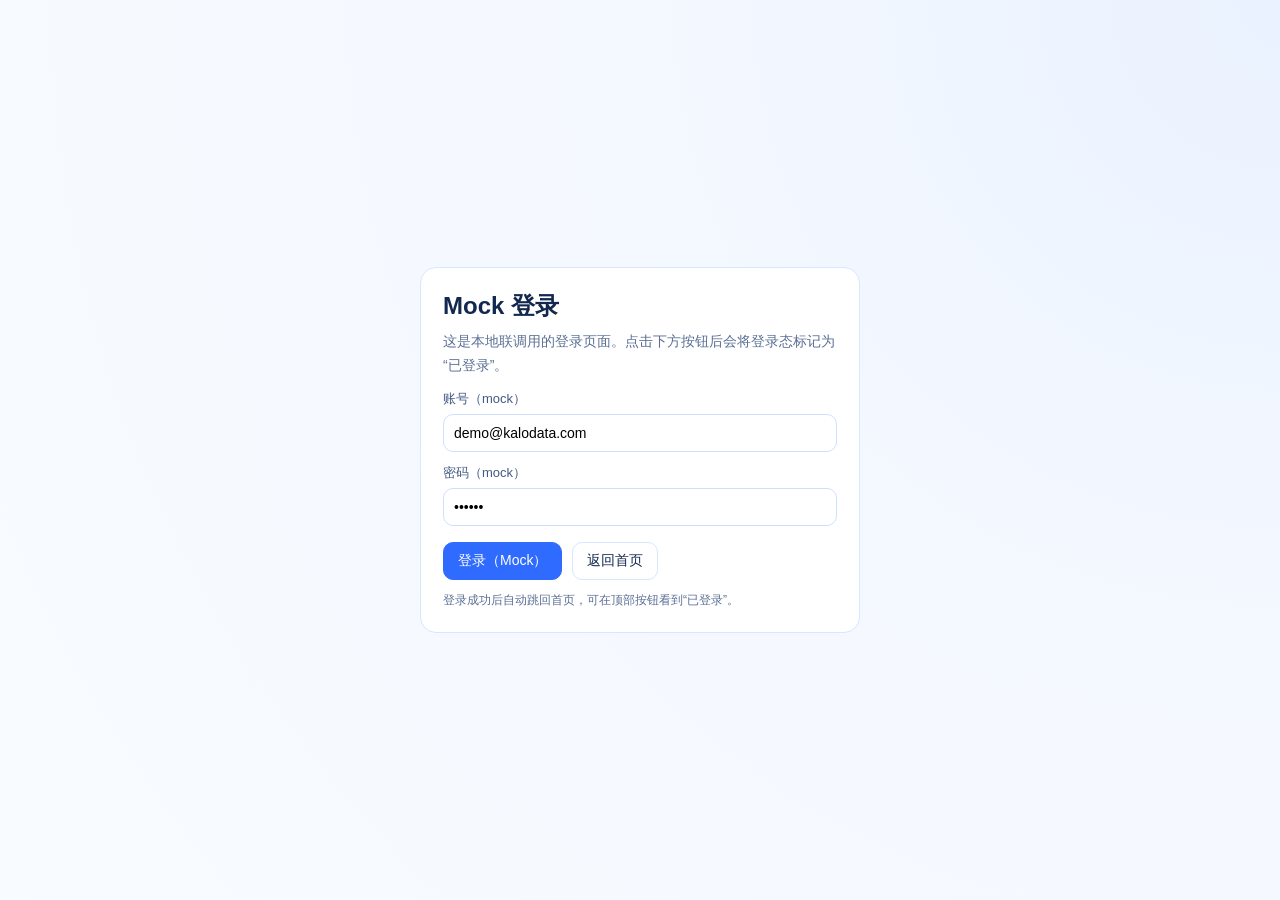
<file: login.html>
<!doctype html>
<html lang="zh-CN">
  <head>
    <meta charset="UTF-8" />
    <meta name="viewport" content="width=device-width, initial-scale=1.0" />
    <title>Mock 登录页</title>
    <style>
      :root {
        --bg: #f4f8ff;
        --card: #ffffff;
        --line: #d8e6ff;
        --text: #12284f;
        --muted: #5a6f95;
        --primary: #2f6bff;
      }
      * {
        box-sizing: border-box;
      }
      body {
        margin: 0;
        min-height: 100vh;
        display: grid;
        place-items: center;
        font-family: "Segoe UI", "PingFang SC", "Microsoft YaHei", sans-serif;
        color: var(--text);
        background: radial-gradient(circle at top right, #eaf2ff 0%, #f4f8ff 40%, #f8fbff 100%);
      }
      .card {
        width: min(440px, 92vw);
        background: var(--card);
        border: 1px solid var(--line);
        border-radius: 16px;
        padding: 22px;
      }
      h1 {
        margin: 0 0 8px;
        font-size: 24px;
      }
      p {
        margin: 0;
        color: var(--muted);
        line-height: 1.7;
        font-size: 14px;
      }
      .field {
        margin-top: 12px;
      }
      label {
        display: block;
        margin-bottom: 6px;
        font-size: 13px;
        color: #435a85;
      }
      input {
        width: 100%;
        border: 1px solid #cfe0ff;
        border-radius: 10px;
        padding: 10px;
        font-size: 14px;
      }
      .actions {
        margin-top: 16px;
        display: flex;
        gap: 10px;
      }
      button,
      a {
        border: 1px solid var(--line);
        background: #fff;
        color: var(--text);
        border-radius: 10px;
        padding: 9px 14px;
        font-size: 14px;
        cursor: pointer;
        text-decoration: none;
      }
      .primary {
        border-color: var(--primary);
        background: var(--primary);
        color: #fff;
      }
      .tip {
        margin-top: 10px;
        font-size: 12px;
        color: var(--muted);
      }
    </style>
  </head>
  <body>
    <main class="card">
      <h1>Mock 登录</h1>
      <p>这是本地联调用的登录页面。点击下方按钮后会将登录态标记为“已登录”。</p>

      <div class="field">
        <label for="user">账号（mock）</label>
        <input id="user" value="demo@kalodata.com" />
      </div>
      <div class="field">
        <label for="pass">密码（mock）</label>
        <input id="pass" type="password" value="123456" />
      </div>

      <div class="actions">
        <button id="loginBtn" class="primary" type="button">登录（Mock）</button>
        <a href="./index.html">返回首页</a>
      </div>
      <p class="tip">登录成功后自动跳回首页，可在顶部按钮看到“已登录”。</p>
    </main>

    <script>
      document.getElementById("loginBtn").addEventListener("click", () => {
        localStorage.setItem("kdc_login_state", "1");
        window.location.href = "./index.html";
      });
    </script>
  </body>
</html>
</file>
